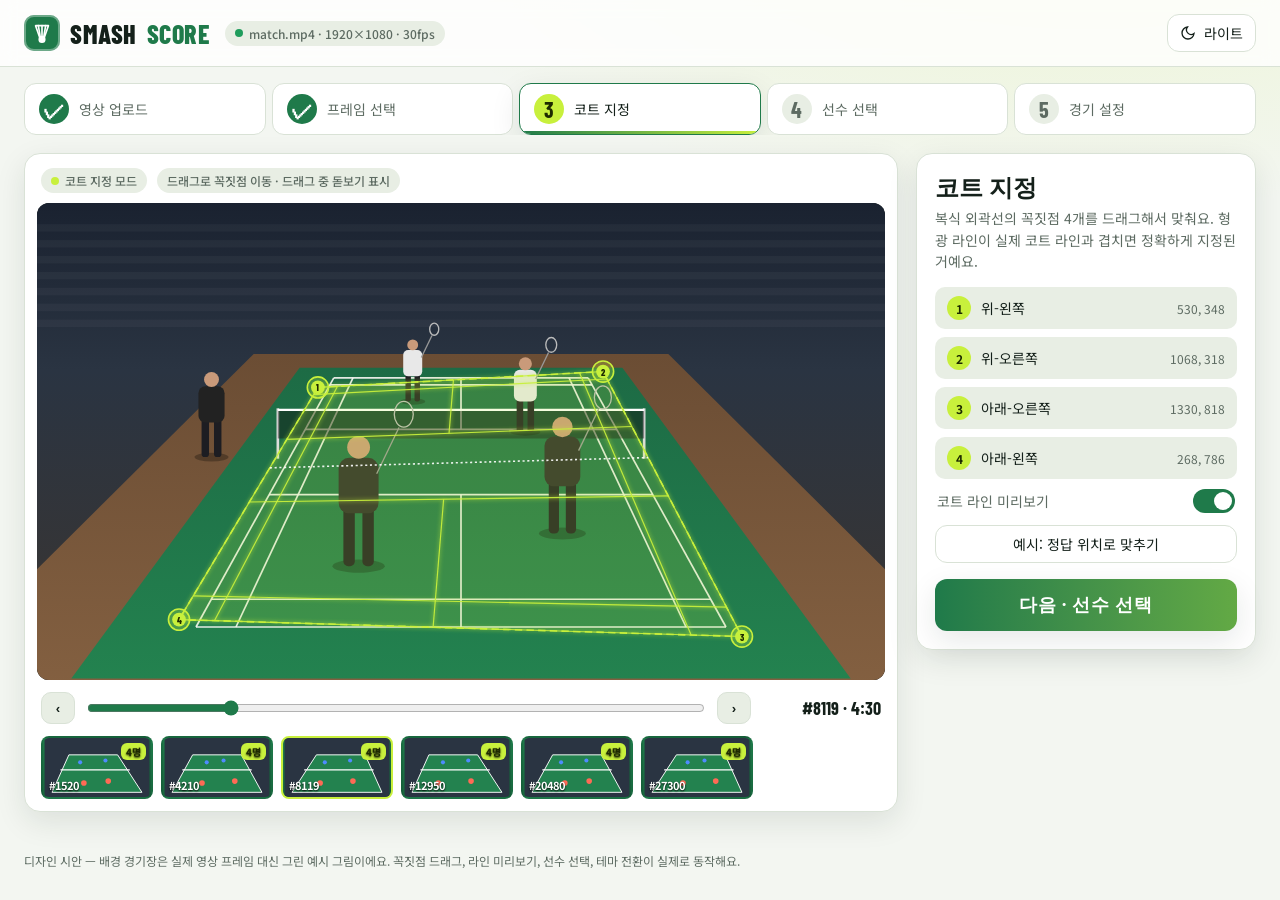
<file: court_ui_mockup.html>
<!doctype html>
<html lang="ko">
<head>
<meta charset="utf-8">
<meta name="viewport" content="width=device-width, initial-scale=1">
<title>Smash Score — 화면 시안</title>
<link rel="preconnect" href="https://fonts.googleapis.com">
<link href="https://fonts.googleapis.com/css2?family=Barlow+Condensed:wght@600;700;800&family=Noto+Sans+KR:wght@400;500;700&display=swap" rel="stylesheet">
<style>
:root{
  --bg:#f3f6f1; --bg2:#e8eee4; --panel:#ffffff; --ink:#14201a; --muted:#5d6b62; --line:#d9e2d6;
  --court:#1f7a4a; --court-deep:#145c37; --accent:#c8f03c; --accent-ink:#1d2a00;
  --teamA:#2f6ff2; --teamB:#f2553f; --warn:#e8a317; --ok:#1f9d5c;
  --shadow:0 10px 30px rgba(20,40,25,.10); --radius:16px;
}
:root[data-theme="dark"]{
  --bg:#0b120e; --bg2:#101a14; --panel:#141f19; --ink:#e9f2ec; --muted:#93a59a; --line:#24342b;
  --court:#1c6b42; --court-deep:#0f3f26; --accent:#d4ff3f; --accent-ink:#152000;
  --teamA:#4f8bff; --teamB:#ff6a55; --shadow:0 10px 30px rgba(0,0,0,.45);
}
@media (prefers-color-scheme: dark){
  :root:not([data-theme="light"]){
    --bg:#0b120e; --bg2:#101a14; --panel:#141f19; --ink:#e9f2ec; --muted:#93a59a; --line:#24342b;
    --court:#1c6b42; --court-deep:#0f3f26; --accent:#d4ff3f; --accent-ink:#152000;
    --teamA:#4f8bff; --teamB:#ff6a55; --shadow:0 10px 30px rgba(0,0,0,.45);
  }
}
*{box-sizing:border-box}
html,body{margin:0}
body{background:var(--bg);color:var(--ink);font-family:"Noto Sans KR",system-ui,sans-serif;font-size:14px;
  background-image:radial-gradient(1200px 500px at 85% -10%, color-mix(in srgb,var(--accent) 18%, transparent), transparent 60%);
  min-height:100vh}
.num,.brand,h1,h2,.step b{font-family:"Barlow Condensed",sans-serif}

/* header */
header{display:flex;align-items:center;gap:16px;padding:14px 24px;border-bottom:1px solid var(--line);
  background:color-mix(in srgb,var(--panel) 80%, transparent);backdrop-filter:blur(8px);position:sticky;top:0;z-index:10}
.brand{display:flex;align-items:center;gap:10px;font-size:26px;font-weight:800;letter-spacing:.5px;text-transform:uppercase}
.brand .logo{width:36px;height:36px;border-radius:10px;background:var(--court);display:grid;place-items:center;box-shadow:inset 0 0 0 2px color-mix(in srgb,#fff 35%,transparent)}
.brand em{font-style:normal;color:var(--court)}
:root[data-theme="dark"] .brand em{color:var(--accent)}
@media (prefers-color-scheme: dark){:root:not([data-theme="light"]) .brand em{color:var(--accent)}}
.spacer{flex:1}
.icon-btn{white-space:nowrap;border:1px solid var(--line);background:var(--panel);color:var(--ink);border-radius:12px;height:38px;padding:0 12px;
  display:flex;align-items:center;gap:8px;cursor:pointer;font:inherit}
.icon-btn:hover{border-color:var(--court)}

/* stepper */
.stepper{display:flex;gap:6px;padding:16px 24px 0;overflow-x:auto}
.step{flex:1;min-width:120px;display:flex;align-items:center;gap:10px;padding:10px 14px;border-radius:12px;cursor:pointer;
  background:var(--panel);border:1px solid var(--line);color:var(--muted);transition:.2s;position:relative;overflow:hidden}
.step b{font-size:22px;line-height:1;width:30px;height:30px;border-radius:50%;display:grid;place-items:center;background:var(--bg2);color:var(--muted)}
.step.done b{background:var(--court);color:#fff}
.step.active{color:var(--ink);border-color:var(--court);box-shadow:var(--shadow)}
.step.active b{background:var(--accent);color:var(--accent-ink)}
.step.active::after{content:"";position:absolute;left:0;bottom:0;height:3px;width:100%;background:linear-gradient(90deg,var(--court),var(--accent))}

/* layout */
main{display:grid;grid-template-columns:minmax(0,1fr) 340px;gap:18px;padding:18px 24px 28px}
@media (max-width:980px){main{grid-template-columns:minmax(0,1fr)}}
@media (max-width:640px){header{padding:12px 16px}header>.chip{display:none}.stepper,main{padding-left:16px;padding-right:16px}.footnote{padding:0 16px 24px}.brand{font-size:22px}}
.card{background:var(--panel);border:1px solid var(--line);border-radius:var(--radius);box-shadow:var(--shadow)}
.stage-wrap{padding:12px}
.stage-top{display:flex;align-items:center;gap:10px;padding:2px 4px 10px}
.chip{display:inline-flex;align-items:center;gap:6px;border-radius:999px;padding:4px 10px;font-size:12px;font-weight:500;background:var(--bg2);color:var(--muted)}
.chip .dot{width:8px;height:8px;border-radius:50%}
.stage{position:relative;border-radius:12px;overflow:hidden;background:#0a0f0c;aspect-ratio:16/9;touch-action:none}
svg.scene{width:100%;height:100%;display:block;user-select:none}

/* scrubber */
.scrub{display:flex;align-items:center;gap:10px;padding:12px 4px 2px}
.scrub input[type=range]{flex:1;accent-color:var(--court)}
.fbtn{border:1px solid var(--line);background:var(--bg2);color:var(--ink);border-radius:10px;width:34px;height:32px;cursor:pointer;font-weight:700}
.num{font-size:18px;font-weight:700;min-width:120px;text-align:right}
.suggest{display:flex;gap:8px;padding:10px 4px 0;overflow-x:auto}
.thumb{flex:0 0 112px;height:63px;border-radius:8px;border:2px solid transparent;cursor:pointer;position:relative;overflow:hidden;
  background:linear-gradient(160deg,var(--court),var(--court-deep))}
.thumb span{position:absolute;left:6px;bottom:4px;font-size:11px;color:#fff;font-weight:700;text-shadow:0 1px 2px #000}
.thumb svg{position:absolute;inset:0;width:100%;height:100%}
.thumb .badge{position:absolute;left:auto;bottom:auto;right:5px;top:5px;font-size:10px;background:var(--accent);color:var(--accent-ink);border-radius:6px;padding:1px 5px;font-weight:700}
.thumb.sel{border-color:var(--accent)}

/* side panel */
aside{display:flex;flex-direction:column;gap:14px}
.panel{padding:18px}
.panel h2{margin:0 0 4px;font-size:24px;letter-spacing:.3px;text-transform:uppercase}
.panel p.desc{margin:0 0 14px;color:var(--muted);line-height:1.55}
.corners{list-style:none;margin:0;padding:0;display:grid;gap:8px}
.corners li{display:flex;align-items:center;gap:10px;padding:9px 12px;border-radius:10px;background:var(--bg2)}
.corners li .n{width:24px;height:24px;border-radius:50%;display:grid;place-items:center;font-weight:700;font-size:12px;background:var(--accent);color:var(--accent-ink)}
.corners li .xy{margin-left:auto;color:var(--muted);font-variant-numeric:tabular-nums;font-size:12px}
.toggle-row{display:flex;align-items:center;justify-content:space-between;padding:10px 2px 0;color:var(--muted)}
.switch{position:relative;width:42px;height:24px;border-radius:99px;background:var(--line);cursor:pointer;border:0}
.switch::after{content:"";position:absolute;top:3px;left:3px;width:18px;height:18px;border-radius:50%;background:#fff;transition:.2s}
.switch.on{background:var(--court)} .switch.on::after{left:21px}

.team-tabs{display:grid;grid-template-columns:1fr 1fr;gap:8px;margin-bottom:12px}
.team-tab{border:2px solid var(--line);background:var(--bg2);border-radius:12px;padding:10px;cursor:pointer;text-align:left;color:var(--ink);font:inherit}
.team-tab .t{font-family:"Barlow Condensed",sans-serif;font-size:20px;font-weight:700;text-transform:uppercase}
.team-tab .c{color:var(--muted);font-size:12px}
.team-tab.A.on{border-color:var(--teamA);background:color-mix(in srgb,var(--teamA) 12%,var(--panel))}
.team-tab.B.on{border-color:var(--teamB);background:color-mix(in srgb,var(--teamB) 12%,var(--panel))}
.team-card{border-radius:12px;padding:12px;margin-bottom:10px;border:1px solid var(--line)}
.team-card input{width:100%;border:0;background:transparent;color:var(--ink);font:700 18px "Noto Sans KR",sans-serif;outline:none;padding:0 0 6px}
.team-card.A{border-left:5px solid var(--teamA)} .team-card.B{border-left:5px solid var(--teamB)}
.members{display:flex;gap:6px;flex-wrap:wrap;min-height:28px}
.member{font-size:12px;border-radius:999px;padding:4px 10px;color:#fff;font-weight:700}
.member.A{background:var(--teamA)} .member.B{background:var(--teamB)}
.member.empty{background:transparent;border:1px dashed var(--line);color:var(--muted);font-weight:400}

.checks{list-style:none;margin:6px 0 0;padding:0;display:grid;gap:6px}
.checks li{display:flex;gap:8px;align-items:center;color:var(--muted);font-size:13px}
.checks li i{width:18px;height:18px;border-radius:50%;display:grid;place-items:center;font-style:normal;font-size:11px;color:#fff;background:var(--line)}
.checks li.ok i{background:var(--ok)} .checks li.ok{color:var(--ink)}
.checks li.bad i{background:var(--warn)}

.seg{display:flex;background:var(--bg2);border-radius:12px;padding:4px;gap:4px}
.seg button{flex:1;border:0;background:transparent;border-radius:9px;padding:8px;cursor:pointer;color:var(--muted);font:500 13px "Noto Sans KR",sans-serif}
.seg button.on{background:var(--panel);color:var(--ink);box-shadow:0 2px 6px rgba(0,0,0,.12)}
.field{margin-top:14px} .field label{display:block;font-size:12px;color:var(--muted);margin-bottom:6px}
.score-in{display:flex;align-items:center;gap:10px}
.score-in .box{flex:1;border-radius:12px;padding:8px 10px;display:flex;align-items:center;justify-content:space-between;background:var(--bg2)}
.score-in .box b{font-family:"Barlow Condensed",sans-serif;font-size:30px}
.score-in .box .pm{display:flex;flex-direction:column;gap:2px}
.score-in .box .pm button{border:0;background:var(--panel);color:var(--ink);border-radius:6px;width:24px;height:18px;cursor:pointer;line-height:1}
.score-in .vs{font-family:"Barlow Condensed",sans-serif;font-weight:700;color:var(--muted)}

.cta{width:100%;margin-top:16px;border:0;border-radius:12px;padding:14px;font:800 18px "Barlow Condensed",sans-serif;letter-spacing:1px;text-transform:uppercase;
  cursor:pointer;background:linear-gradient(90deg,var(--court),color-mix(in srgb,var(--court) 60%,var(--accent)));color:#fff;box-shadow:var(--shadow)}
.cta:hover{filter:brightness(1.08)}
.toast{position:fixed;left:50%;bottom:24px;transform:translateX(-50%) translateY(20px);opacity:0;transition:.25s;
  background:var(--ink);color:var(--bg);padding:10px 16px;border-radius:12px;font-weight:500;pointer-events:none}
.toast.show{opacity:1;transform:translateX(-50%)}

/* SVG overlay styles */
.court-fill{fill:color-mix(in srgb,var(--accent) 16%,transparent);stroke:var(--accent);stroke-width:3;stroke-dasharray:14 8;animation:march 1.2s linear infinite}
@keyframes march{to{stroke-dashoffset:-22}}
.preview-line{stroke:var(--accent);stroke-width:2.2;fill:none;opacity:.95;filter:drop-shadow(0 0 4px var(--accent))}
.net-line{stroke:#fff;stroke-width:3;stroke-dasharray:4 5;opacity:.9}
.handle{cursor:grab}
.handle circle.ring{fill:color-mix(in srgb,var(--accent) 25%,transparent);stroke:var(--accent);stroke-width:3}
.handle circle.core{fill:var(--accent)}
.handle text{font:800 18px "Barlow Condensed",sans-serif;fill:var(--accent-ink);text-anchor:middle;dominant-baseline:central;pointer-events:none}
.handle:hover circle.ring{stroke-width:5}
.handle.drag{cursor:grabbing}
.pbox{cursor:pointer}
.pbox rect.frame{fill:transparent;stroke:#ffffffaa;stroke-width:2;rx:10}
.pbox:hover rect.frame{stroke:#fff;stroke-width:3;fill:#ffffff14}
.pbox.A rect.frame{stroke:var(--teamA);stroke-width:4;fill:color-mix(in srgb,var(--teamA) 18%,transparent)}
.pbox.B rect.frame{stroke:var(--teamB);stroke-width:4;fill:color-mix(in srgb,var(--teamB) 18%,transparent)}
.pbox .tag{pointer-events:none}
.pbox .tag rect{rx:8}
.pbox .tag text{font:700 15px "Barlow Condensed",sans-serif;fill:#fff;dominant-baseline:central}
.loupe-ring{fill:none;stroke:var(--accent);stroke-width:4}
.hidden{display:none}
.sb-bg{fill:rgba(8,14,11,.86);stroke:rgba(255,255,255,.12)}
.sb-head{font:700 15px "Barlow Condensed",sans-serif;letter-spacing:2px;fill:var(--accent)}
.sb-name{font:700 24px "Noto Sans KR",sans-serif;fill:#fff;dominant-baseline:central}
.sb-tag{font:700 12px "Noto Sans KR",sans-serif;dominant-baseline:central}
.sb-score{font:800 40px "Barlow Condensed",sans-serif;fill:#fff;text-anchor:middle;dominant-baseline:central}
.sb-pop{animation:pop .35s ease}
@keyframes pop{0%{transform:scale(1.35)}100%{transform:scale(1)}}
.footnote{color:var(--muted);font-size:12px;padding:0 24px 24px}
</style>
</head>
<body>
<header>
  <div class="brand">
    <div class="logo">
      <!-- shuttlecock icon -->
      <svg width="22" height="22" viewBox="0 0 24 24" fill="none" stroke="#fff" stroke-width="1.8" stroke-linecap="round" stroke-linejoin="round">
        <circle cx="12" cy="19" r="3" fill="#fff"/><path d="M9.5 17 5 4h14l-4.5 13"/><path d="M8 4l2.2 13M16 4l-2.2 13M12 4v13"/>
      </svg>
    </div>
    Smash<em>Score</em>
  </div>
  <span class="chip"><span class="dot" style="background:var(--ok)"></span>match.mp4 · 1920×1080 · 30fps</span>
  <div class="spacer"></div>
  <button class="icon-btn" id="themeBtn" aria-label="테마 전환">
    <svg width="16" height="16" viewBox="0 0 24 24" fill="none" stroke="currentColor" stroke-width="2"><path d="M21 12.8A9 9 0 1 1 11.2 3a7 7 0 0 0 9.8 9.8z"/></svg>
    <span id="themeLabel">테마</span>
  </button>
</header>

<nav class="stepper" id="stepper"></nav>

<main>
  <section class="card stage-wrap">
    <div class="stage-top">
      <span class="chip" id="modeChip"><span class="dot" style="background:var(--accent)"></span>코트 지정 모드</span>
      <span class="chip" id="hintChip">드래그로 꼭짓점 이동 · 드래그 중 돋보기 표시</span>
    </div>
    <div class="stage" id="stage">
      <svg class="scene" id="svg" viewBox="0 0 1600 900">
        <defs>
          <linearGradient id="arena" x1="0" y1="0" x2="0" y2="1">
            <stop offset="0" stop-color="#1a2230"/><stop offset=".35" stop-color="#2a3442"/><stop offset="1" stop-color="#3b3530"/>
          </linearGradient>
          <linearGradient id="floor" x1="0" y1="0" x2="0" y2="1">
            <stop offset="0" stop-color="#6b4d34"/><stop offset="1" stop-color="#8a6544"/>
          </linearGradient>
          <linearGradient id="courtG" x1="0" y1="0" x2="0" y2="1">
            <stop offset="0" stop-color="#1d6b45"/><stop offset="1" stop-color="#23824f"/>
          </linearGradient>
          <clipPath id="loupeClip"><circle id="loupeClipC" cx="0" cy="0" r="78"/></clipPath>
        </defs>
        <g id="scene"></g>
        <g id="overlay"></g>
        <g id="loupe" class="hidden">
          <circle id="loupeBg" r="78" fill="#000"/>
          <g clip-path="url(#loupeClip)"><use id="loupeUse" href="#scene"/><use id="loupeUse2" href="#overlayStatic"/></g>
          <circle id="loupeRing" class="loupe-ring" r="78"/>
          <path id="loupeCross" stroke="var(--accent)" stroke-width="1.5"/>
        </g>
      </svg>
    </div>
    <div class="scrub">
      <button class="fbtn" id="prevF" title="이전 프레임 (←)">‹</button>
      <input type="range" id="frameRange" min="0" max="35999" value="8119">
      <button class="fbtn" id="nextF" title="다음 프레임 (→)">›</button>
      <span class="num" id="frameNum"></span>
    </div>
    <div class="suggest" id="suggest"></div>
  </section>

  <aside>
    <div class="card panel" id="panel"></div>
  </aside>
</main>
<p class="footnote">디자인 시안 — 배경 경기장은 실제 영상 프레임 대신 그린 예시 그림이에요. 꼭짓점 드래그, 라인 미리보기, 선수 선택, 테마 전환이 실제로 동작해요.</p>
<div class="toast" id="toast"></div>

<script>
/* ---------- 상태 ---------- */
const STEPS=["영상 업로드","프레임 선택","코트 지정","선수 선택","경기 설정"];
let step=2; // 0-based → 코트 지정
const W=6.10,L=13.40,NET=L/2;
const trueCorners=[[560,330],[1040,330],[1300,800],[300,800]];
let corners=[[530,348],[1068,318],[1330,818],[268,786]];
let showLines=true;
let activeTeam="A";
const teams={A:{name:"팀 A",members:[]},B:{name:"팀 B",members:[]}};
const fmt={mode:"doubles",first:"A",scoreA:0,scoreB:0,target:21,ours:"A",board:true};
// 선수 (코트 좌표 m)
const players=[
  {id:1,x:2.0,y:2.4},{id:2,x:4.3,y:4.9},{id:3,x:4.5,y:10.4},{id:4,x:1.7,y:11.6},{id:5,x:-1.4,y:6.6,umpire:true}
];
const assign={}; // id -> 'A'|'B'

/* ---------- 호모그래피 ---------- */
function solve(A,b){const n=b.length;for(let i=0;i<n;i++){let m=i;for(let r=i+1;r<n;r++)if(Math.abs(A[r][i])>Math.abs(A[m][i]))m=r;
  [A[i],A[m]]=[A[m],A[i]];[b[i],b[m]]=[b[m],b[i]];for(let r=i+1;r<n;r++){const f=A[r][i]/A[i][i];for(let c=i;c<n;c++)A[r][c]-=f*A[i][c];b[r]-=f*b[i];}}
  const x=Array(n).fill(0);for(let i=n-1;i>=0;i--){let s=b[i];for(let c=i+1;c<n;c++)s-=A[i][c]*x[c];x[i]=s/A[i][i];}return x;}
function homography(src,dst){const A=[],b=[];for(let i=0;i<4;i++){const[X,Y]=src[i],[x,y]=dst[i];
  A.push([X,Y,1,0,0,0,-x*X,-x*Y]);b.push(x);A.push([0,0,0,X,Y,1,-y*X,-y*Y]);b.push(y);}const h=solve(A,b);return[...h,1];}
const COURT=[[0,0],[W,0],[W,L],[0,L]];
const map=(H,[X,Y])=>{const d=H[6]*X+H[7]*Y+H[8];return[(H[0]*X+H[1]*Y+H[2])/d,(H[3]*X+H[4]*Y+H[5])/d];};
function courtLines(){const s=0.46,ss=1.98,ls=0.76;return[
  [[0,0],[W,0]],[[0,L],[W,L]],[[0,0],[0,L]],[[W,0],[W,L]],
  [[s,0],[s,L]],[[W-s,0],[W-s,L]],
  [[0,NET-ss],[W,NET-ss]],[[0,NET+ss],[W,NET+ss]],
  [[0,ls],[W,ls]],[[0,L-ls],[W,L-ls]],
  [[W/2,0],[W/2,NET-ss]],[[W/2,NET+ss],[W/2,L]]];}

/* ---------- SVG 헬퍼 ---------- */
const NS="http://www.w3.org/2000/svg";
function el(tag,attrs={},parent){const e=document.createElementNS(NS,tag);for(const k in attrs)e.setAttribute(k,attrs[k]);if(parent)parent.appendChild(e);return e;}
const pts=a=>a.map(p=>p.join(",")).join(" ");
const svg=document.getElementById("svg");
function svgPoint(evt){const p=svg.createSVGPoint();p.x=evt.clientX;p.y=evt.clientY;return p.matrixTransform(svg.getScreenCTM().inverse());}

/* ---------- 배경 장면 (예시 그림) ---------- */
function drawScene(){
  const g=document.getElementById("scene");g.innerHTML="";
  const T=homography(COURT,trueCorners);
  el("rect",{x:0,y:0,width:1600,height:900,fill:"url(#arena)"},g);
  // 관중석 줄무늬
  for(let i=0;i<7;i++)el("rect",{x:0,y:40+i*30,width:1600,height:14,fill:"#ffffff",opacity:.035},g);
  // 바닥
  el("polygon",{points:pts([[-2.5,-3],[W+2.5,-3],[W+2.5,L+3],[-2.5,L+3]].map(p=>map(T,p))),fill:"url(#floor)"},g);
  el("polygon",{points:pts([[-1,-1.2],[W+1,-1.2],[W+1,L+1.2],[-1,L+1.2]].map(p=>map(T,p))),fill:"url(#courtG)"},g);
  for(const[a,b]of courtLines()){const[p,q]=[map(T,a),map(T,b)];el("line",{x1:p[0],y1:p[1],x2:q[0],y2:q[1],stroke:"#f4f4f0","stroke-width":3.2,opacity:.92},g);}
  // 네트
  const n1=map(T,[-0.2,NET]),n2=map(T,[W+0.2,NET]);
  el("line",{x1:n1[0],y1:n1[1]-95,x2:n1[0],y2:n1[1],stroke:"#ddd","stroke-width":5},g);
  el("line",{x1:n2[0],y1:n2[1]-95,x2:n2[0],y2:n2[1],stroke:"#ddd","stroke-width":5},g);
  el("polygon",{points:pts([[n1[0],n1[1]-92],[n2[0],n2[1]-92],[n2[0],n2[1]-38],[n1[0],n1[1]-38]]),fill:"#111",opacity:.45},g);
  el("line",{x1:n1[0],y1:n1[1]-92,x2:n2[0],y2:n2[1]-92,stroke:"#fff","stroke-width":4},g);
  // 선수 실루엣
  players.slice().sort((a,b)=>a.y-b.y).forEach(p=>{
    const [fx,fy]=map(T,[p.x,p.y]);const h=100+(fy-330)*0.42;const w=h*0.36;
    const shirt=p.umpire?"#222":(p.y<NET?"#e8e8e8":"#2b2b2b");
    el("ellipse",{cx:fx,cy:fy,rx:w*.55,ry:w*.14,fill:"#000",opacity:.28},g);
    el("rect",{x:fx-w*.32,y:fy-h*.45,width:w*.24,height:h*.45,rx:w*.1,fill:"#1d1d22"},g);
    el("rect",{x:fx+w*.08,y:fy-h*.45,width:w*.24,height:h*.45,rx:w*.1,fill:"#1d1d22"},g);
    el("rect",{x:fx-w*.42,y:fy-h*.82,width:w*.84,height:h*.42,rx:w*.22,fill:shirt},g);
    el("circle",{cx:fx,cy:fy-h*.9,r:w*.24,fill:"#c99a7a"},g);
    if(!p.umpire){el("line",{x1:fx+w*.38,y1:fy-h*.7,x2:fx+w*.85,y2:fy-h*1.05,stroke:"#999","stroke-width":2.5},g);
      el("ellipse",{cx:fx+w*.95,cy:fy-h*1.15,rx:w*.2,ry:w*.27,fill:"none",stroke:"#bbb","stroke-width":2.5},g);}
    p.box=[fx-w*.75,fy-h*1.1-w*.3,fx+w*1.25,fy+4];
  });
}

/* ---------- 오버레이 ---------- */
let dragIdx=-1;
function drawOverlay(){
  const g=document.getElementById("overlay");g.innerHTML="";
  const stat=el("g",{id:"overlayStatic"},g);
  if(step===2){
    el("polygon",{points:pts(corners),class:"court-fill"},stat);
    if(showLines){const H=homography(COURT,corners);
      for(const[a,b]of courtLines()){const[p,q]=[map(H,a),map(H,b)];el("line",{x1:p[0],y1:p[1],x2:q[0],y2:q[1],class:"preview-line"},stat);}
      const n1=map(H,[0,NET]),n2=map(H,[W,NET]);el("line",{x1:n1[0],y1:n1[1],x2:n2[0],y2:n2[1],class:"net-line"},stat);}
    corners.forEach((c,i)=>{const h=el("g",{class:"handle"+(dragIdx===i?" drag":""),transform:`translate(${c[0]},${c[1]})`},g);
      el("circle",{r:20,class:"ring"},h);el("circle",{r:13,class:"core"},h);const t=el("text",{},h);t.textContent=i+1;
      h.addEventListener("pointerdown",e=>{dragIdx=i;svg.setPointerCapture(e.pointerId);showLoupe(c);drawOverlay();});});
  }
  if(step===4&&fmt.board)drawScoreboard(g);
  if(step===3){
    players.forEach(p=>{const [x1,y1,x2,y2]=p.box;const t=assign[p.id];
      const b=el("g",{class:"pbox"+(t?" "+t:"")},g);
      el("rect",{x:x1,y:y1,width:x2-x1,height:y2-y1,class:"frame"},b);
      const label=t?`${teams[t].name} · #${p.id}`:`#${p.id}${p.umpire?" 심판?":""}`;
      const tg=el("g",{class:"tag",transform:`translate(${x1},${y1-30})`},b);
      el("rect",{width:label.length*9+20,height:24,fill:t?`var(--team${t})`:"#000000aa"},tg);
      const tx=el("text",{x:10,y:12},tg);tx.textContent=label;
      b.addEventListener("click",()=>togglePlayer(p));});
  }
}
svg.addEventListener("pointermove",e=>{if(dragIdx<0)return;const p=svgPoint(e);
  corners[dragIdx]=[Math.max(0,Math.min(1600,Math.round(p.x))),Math.max(0,Math.min(900,Math.round(p.y)))];
  drawOverlay();showLoupe(corners[dragIdx]);renderPanel();});
svg.addEventListener("pointerup",()=>{if(dragIdx<0)return;dragIdx=-1;document.getElementById("loupe").classList.add("hidden");drawOverlay();});

function showLoupe([px,py]){const Z=3,R=78;let lx=px,ly=py-130;if(ly<R+6)ly=py+130;
  const lp=document.getElementById("loupe");lp.classList.remove("hidden");
  document.getElementById("loupeBg").setAttribute("cx",lx);document.getElementById("loupeBg").setAttribute("cy",ly);
  const c=document.getElementById("loupeClipC");c.setAttribute("cx",lx);c.setAttribute("cy",ly);
  const tr=`translate(${lx} ${ly}) scale(${Z}) translate(${-px} ${-py})`;
  document.getElementById("loupeUse").setAttribute("transform",tr);document.getElementById("loupeUse2").setAttribute("transform",tr);
  const r=document.getElementById("loupeRing");r.setAttribute("cx",lx);r.setAttribute("cy",ly);
  document.getElementById("loupeCross").setAttribute("d",`M${lx-14},${ly}H${lx+14}M${lx},${ly-14}V${ly+14}`);}

/* ---------- 스코어보드 (상대팀 위 / 우리팀 아래) ---------- */
let popTeam=null;
function drawScoreboard(g){
  const ours=fmt.ours, opp=ours==="A"?"B":"A";
  const rows=[{t:opp,label:"상대"},{t:ours,label:"우리"}];
  const X=24,Y=24,Wd=380,RH=58;
  const sb=el("g",{transform:`translate(${X},${Y})`},g);
  el("rect",{x:0,y:0,width:Wd,height:30+RH*2+8,rx:14,class:"sb-bg"},sb);
  const hd=el("text",{x:16,y:21,class:"sb-head"},sb);
  hd.textContent=`GAME 1 · ${fmt.target}점 · ${fmt.mode==="doubles"?"복식":"단식"}`;
  rows.forEach((r,i)=>{
    const y=30+i*RH;const row=el("g",{transform:`translate(0,${y})`},sb);
    if(i===1)el("line",{x1:12,y1:0,x2:Wd-12,y2:0,stroke:"rgba(255,255,255,.10)"},row);
    el("rect",{x:12,y:10,width:7,height:RH-20,rx:3,fill:`var(--team${r.t})`},row);
    const nm=el("text",{x:32,y:RH/2,class:"sb-name"},row);nm.textContent=teams[r.t].name;
    const tw=Math.min(teams[r.t].name.length*24+40,190);
    el("rect",{x:tw,y:RH/2-11,width:40,height:22,rx:6,fill:r.label==="우리"?"var(--accent)":"rgba(255,255,255,.14)"},row);
    const tg=el("text",{x:tw+20,y:RH/2,class:"sb-tag","text-anchor":"middle",fill:r.label==="우리"?"var(--accent-ink)":"#cfd8d2"},row);tg.textContent=r.label;
    // 서브 표시 (셔틀콕)
    if(fmt.first===r.t){const sv=el("g",{transform:`translate(${Wd-118},${RH/2})`},row);
      el("circle",{r:13,fill:"var(--accent)"},sv);
      el("path",{d:"M-4,4 L-6,-6 L6,-6 L4,4 Z",fill:"none",stroke:"var(--accent-ink)","stroke-width":1.8,"stroke-linejoin":"round"},sv);
      el("circle",{cy:5,r:3,fill:"var(--accent-ink)"},sv);}
    el("rect",{x:Wd-86,y:6,width:74,height:RH-12,rx:10,fill:`color-mix(in srgb,var(--team${r.t}) 85%,#000)`},row);
    const scg=el("g",{transform:`translate(${Wd-49},${RH/2})`},row);
    const sc=el("text",{x:0,y:1,class:"sb-score"+(popTeam===r.t?" sb-pop":"")},scg);sc.textContent=fmt["score"+r.t];
  });
}

/* ---------- 선수 선택 ---------- */
function togglePlayer(p){
  const cur=assign[p.id];
  if(cur===activeTeam){delete assign[p.id];}
  else{const max=fmt.mode==="doubles"?2:1;
    if(Object.values(assign).filter(t=>t===activeTeam).length>=max){toast(`${teams[activeTeam].name}은 최대 ${max}명이에요`);return;}
    assign[p.id]=activeTeam;}
  drawOverlay();renderPanel();}
function sideOf(p){return p.y<NET?"far":"near";}

/* ---------- 패널 ---------- */
const NAMES=["위-왼쪽","위-오른쪽","아래-오른쪽","아래-왼쪽"];
function renderPanel(){
  const P=document.getElementById("panel");
  const chip=document.getElementById("modeChip");
  if(step===2){chip.innerHTML='<span class="dot" style="background:var(--accent)"></span>코트 지정 모드';
    P.innerHTML=`<h2>코트 지정</h2><p class="desc">복식 외곽선의 꼭짓점 4개를 드래그해서 맞춰요. 형광 라인이 실제 코트 라인과 겹치면 정확하게 지정된 거예요.</p>
    <ul class="corners">${corners.map((c,i)=>`<li><span class="n">${i+1}</span>${NAMES[i]}<span class="xy">${Math.round(c[0])}, ${Math.round(c[1])}</span></li>`).join("")}</ul>
    <div class="toggle-row">코트 라인 미리보기<button class="switch ${showLines?"on":""}" id="lineSw" aria-label="라인 미리보기"></button></div>
    <button class="icon-btn" style="width:100%;margin-top:12px;justify-content:center" id="snapBtn">예시: 정답 위치로 맞추기</button>
    <button class="cta" id="next">다음 · 선수 선택</button>`;
    document.getElementById("lineSw").onclick=()=>{showLines=!showLines;drawOverlay();renderPanel();};
    document.getElementById("snapBtn").onclick=()=>{corners=trueCorners.map(c=>[...c]);drawOverlay();renderPanel();toast("라인이 코트와 딱 맞았어요");};
  }
  else if(step===3){chip.innerHTML=`<span class="dot" style="background:var(--team${activeTeam})"></span>${teams[activeTeam].name} 선택 중`;
    const max=fmt.mode==="doubles"?2:1;
    const mem=t=>{const ids=Object.keys(assign).filter(k=>assign[k]===t);let h=ids.map(i=>`<span class="member ${t}">선수 #${i}</span>`).join("");
      for(let i=ids.length;i<max;i++)h+=`<span class="member empty">빈 자리</span>`;return h;};
    const sides=t=>[...new Set(players.filter(p=>assign[p.id]===t).map(sideOf))];
    const cA=Object.values(assign).filter(t=>t==="A").length,cB=Object.values(assign).filter(t=>t==="B").length;
    const sA=sides("A"),sB=sides("B");
    const okCount=cA===max&&cB===max, okSide=sA.length===1&&sB.length===1&&sA[0]!==sB[0], okSame=sA.length<=1&&sB.length<=1;
    P.innerHTML=`<h2>선수 선택</h2><p class="desc">팀을 고른 뒤 영상에서 선수 박스를 클릭해요. 다시 클릭하면 해제돼요.</p>
    <div class="team-tabs">
      <button class="team-tab A ${activeTeam==="A"?"on":""}" data-t="A"><div class="t" style="color:var(--teamA)">Team A</div><div class="c">${cA}/${max}명</div></button>
      <button class="team-tab B ${activeTeam==="B"?"on":""}" data-t="B"><div class="t" style="color:var(--teamB)">Team B</div><div class="c">${cB}/${max}명</div></button>
    </div>
    <div class="team-card A"><input value="${teams.A.name}" data-n="A" aria-label="팀 A 이름"><div class="members">${mem("A")}</div></div>
    <div class="team-card B"><input value="${teams.B.name}" data-n="B" aria-label="팀 B 이름"><div class="members">${mem("B")}</div></div>
    <ul class="checks">
      <li class="${okCount?"ok":"bad"}"><i>${okCount?"✓":"!"}</i>팀당 ${max}명 선택</li>
      <li class="${okSame?"ok":"bad"}"><i>${okSame?"✓":"!"}</i>같은 팀은 같은 코트 쪽</li>
      <li class="${okSide?"ok":"bad"}"><i>${okSide?"✓":"!"}</i>두 팀이 네트 반대편</li>
    </ul>
    <button class="cta" id="next">다음 · 경기 설정</button>`;
    P.querySelectorAll(".team-tab").forEach(b=>b.onclick=()=>{activeTeam=b.dataset.t;renderPanel();});
    P.querySelectorAll("input[data-n]").forEach(i=>i.oninput=()=>{teams[i.dataset.n].name=i.value||("팀 "+i.dataset.n);drawOverlay();
      document.getElementById("modeChip").innerHTML=`<span class="dot" style="background:var(--team${activeTeam})"></span>${teams[activeTeam].name} 선택 중`;});
  }
  else if(step===4){chip.innerHTML='<span class="dot" style="background:var(--court)"></span>경기 설정';
    const sb=(t,k)=>`<div class="box"><span style="color:var(--team${t});font-weight:700">${teams[t].name}</span><b>${fmt[k]}</b>
      <span class="pm"><button data-k="${k}" data-d="1">+</button><button data-k="${k}" data-d="-1">−</button></span></div>`;
    P.innerHTML=`<h2>경기 설정</h2><p class="desc">경기 중간부터 찍은 영상이면 시작 점수를 맞춰 주세요.</p>
    <div class="field"><label>경기 방식</label><div class="seg" data-g="mode"><button data-v="singles" class="${fmt.mode==="singles"?"on":""}">단식</button><button data-v="doubles" class="${fmt.mode==="doubles"?"on":""}">복식</button></div></div>
    <div class="field"><label>첫 서브 팀</label><div class="seg" data-g="first"><button data-v="A" class="${fmt.first==="A"?"on":""}">${teams.A.name}</button><button data-v="B" class="${fmt.first==="B"?"on":""}">${teams.B.name}</button></div></div>
    <div class="field"><label>시작 점수</label><div class="score-in">${sb("A","scoreA")}<span class="vs">VS</span>${sb("B","scoreB")}</div></div>
    <div class="field"><label>우리 팀</label><div class="seg" data-g="ours"><button data-v="A" class="${fmt.ours==="A"?"on":""}">${teams.A.name}</button><button data-v="B" class="${fmt.ours==="B"?"on":""}">${teams.B.name}</button></div></div>
    <div class="toggle-row">영상 왼쪽 위 스코어보드 표시<button class="switch ${fmt.board?"on":""}" id="boardSw" aria-label="스코어보드 표시"></button></div>
    <div class="field"><label>게임 규칙</label><div class="seg" data-g="target"><button data-v="21" class="${fmt.target==21?"on":""}">21점 (듀스, 최대 30)</button><button data-v="15" class="${fmt.target==15?"on":""}">15점</button></div></div>
    <button class="cta" id="next">분석 시작</button>`;
    P.querySelectorAll(".seg").forEach(s=>s.querySelectorAll("button").forEach(b=>b.onclick=()=>{fmt[s.dataset.g]=b.dataset.v;renderPanel();}));
    P.querySelectorAll(".pm button").forEach(b=>b.onclick=()=>{fmt[b.dataset.k]=Math.max(0,Math.min(30,fmt[b.dataset.k]+ +b.dataset.d));popTeam=b.dataset.k.slice(-1);renderPanel();drawOverlay();popTeam=null;});
    P.querySelectorAll(".seg").forEach(s=>s.querySelectorAll("button").forEach(b=>b.addEventListener("click",drawOverlay)));
    document.getElementById("boardSw").onclick=()=>{fmt.board=!fmt.board;renderPanel();drawOverlay();};
  }
  else{chip.innerHTML='<span class="dot" style="background:var(--muted)"></span>'+STEPS[step];
    P.innerHTML=`<h2>${STEPS[step]}</h2><p class="desc">${step===0?"영상을 드래그 앤 드롭으로 올려요. 큰 파일은 나눠서 업로드돼요.":"슬라이더나 아래 추천 프레임으로 4명이 잘 보이는 장면을 골라요."}</p>
    <button class="cta" id="next">다음 단계</button>`;}
  const nx=document.getElementById("next");
  if(nx)nx.onclick=()=>{if(step<4){step++;render();}else toast("분석을 시작해요 (시안에서는 여기까지)");};
}

/* ---------- 스텝퍼 / 프레임 ---------- */
function renderStepper(){const s=document.getElementById("stepper");
  s.innerHTML=STEPS.map((n,i)=>`<div class="step ${i<step?"done":""} ${i===step?"active":""}" data-i="${i}"><b>${i<step?"✓":i+1}</b>${n}</div>`).join("");
  s.querySelectorAll(".step").forEach(d=>d.onclick=()=>{step=+d.dataset.i;render();});}
const fr=document.getElementById("frameRange");
function renderFrame(){const f=+fr.value,s=f/30;document.getElementById("frameNum").textContent=`#${f} · ${Math.floor(s/60)}:${String(Math.floor(s%60)).padStart(2,"0")}`;}
fr.oninput=renderFrame;
document.getElementById("prevF").onclick=()=>{fr.value=+fr.value-1;renderFrame();};
document.getElementById("nextF").onclick=()=>{fr.value=+fr.value+1;renderFrame();};
document.addEventListener("keydown",e=>{if(e.target.tagName==="INPUT"&&e.target.type!=="range")return;
  if(e.key==="ArrowLeft"){fr.value=+fr.value-1;renderFrame();}if(e.key==="ArrowRight"){fr.value=+fr.value+1;renderFrame();}});
const sugg=[1520,4210,8119,12950,20480,27300];
const mini=i=>{const o=[[30,18,82,18,104,58,8,58]][0];const dx=(i%3-1)*4;
  return `<svg viewBox="0 0 112 63"><rect width="112" height="63" fill="#2a3442"/><polygon points="${o[0]+dx},${o[1]} ${o[2]+dx},${o[3]} ${o[4]},${o[5]} ${o[6]},${o[7]}" fill="#23824f" stroke="#fff" stroke-width="1"/>
  <line x1="${19+dx/2}" y1="34" x2="${93+dx/2}" y2="34" stroke="#fff" stroke-width="1.5"/>
  ${[[42,26],[66,24],[40,48],[72,46]].map(([x,y],k)=>`<circle cx="${x+(i*7+k*3)%9-4}" cy="${y}" r="${y>34?3:2.2}" fill="${y>34?'#ff6a55':'#4f8bff'}"/>`).join("")}</svg>`;};
document.getElementById("suggest").innerHTML=sugg.map((f,i)=>`<div class="thumb ${f===8119?"sel":""}" data-f="${f}">${mini(i)}<span>#${f}</span><span class="badge">4명</span></div>`).join("");
document.querySelectorAll(".thumb").forEach(t=>t.onclick=()=>{document.querySelectorAll(".thumb").forEach(x=>x.classList.remove("sel"));t.classList.add("sel");fr.value=t.dataset.f;renderFrame();toast("추천 프레임으로 이동했어요");});

/* ---------- 테마 ---------- */
const root=document.documentElement;
function curTheme(){return root.dataset.theme||(matchMedia("(prefers-color-scheme: dark)").matches?"dark":"light");}
function setThemeLabel(){document.getElementById("themeLabel").textContent=curTheme()==="dark"?"다크":"라이트";}
document.getElementById("themeBtn").onclick=()=>{root.dataset.theme=curTheme()==="dark"?"light":"dark";setThemeLabel();};
setThemeLabel();

let tt;function toast(m){const t=document.getElementById("toast");t.textContent=m;t.classList.add("show");clearTimeout(tt);tt=setTimeout(()=>t.classList.remove("show"),1800);}

const HINTS=["mp4 · mov 지원","←/→ 키로 1프레임 이동","드래그로 꼭짓점 이동 · 드래그 중 돋보기 표시","박스 클릭으로 팀 지정 · 다시 클릭하면 해제","왼쪽 위 스코어보드 미리보기 · 결과 영상에도 그대로 들어가요"];
function render(){renderStepper();drawOverlay();renderPanel();document.getElementById("hintChip").textContent=HINTS[step];}
drawScene();renderFrame();render();
</script>
</body>
</html>
</file>
